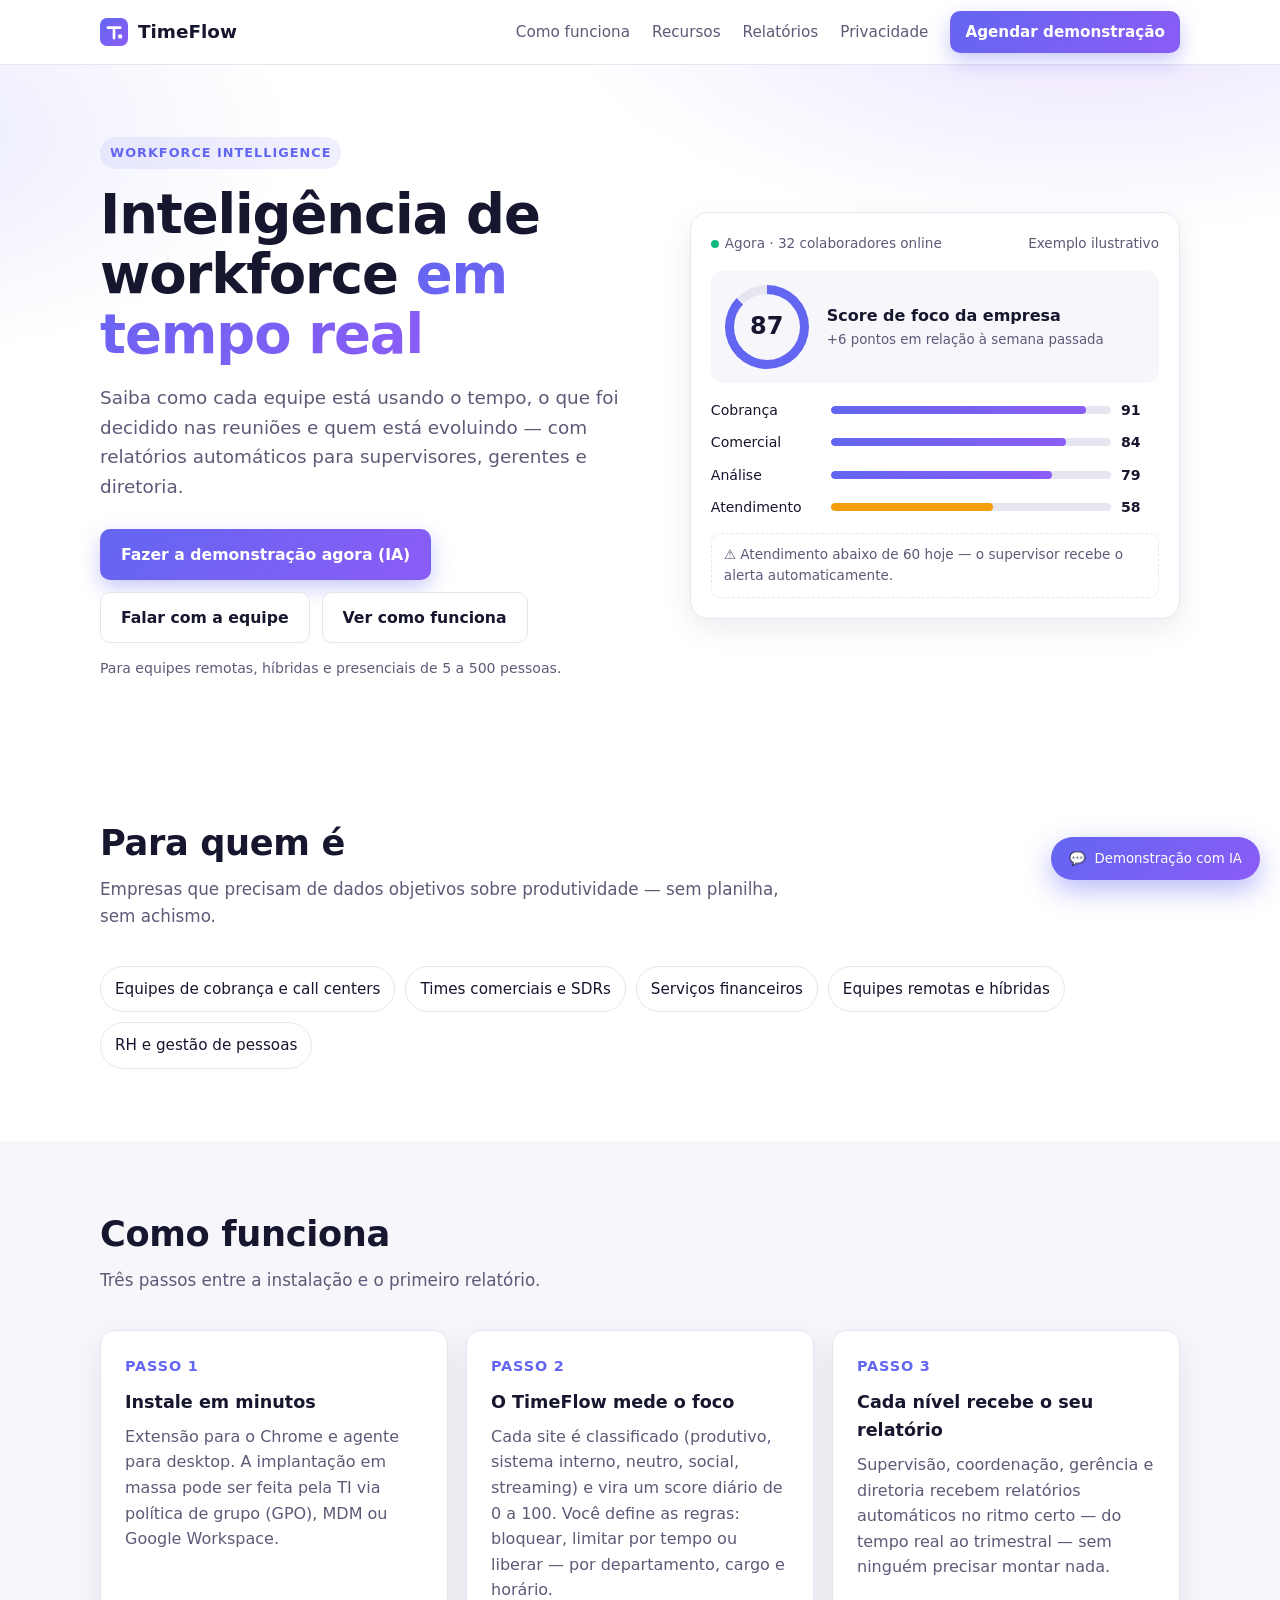
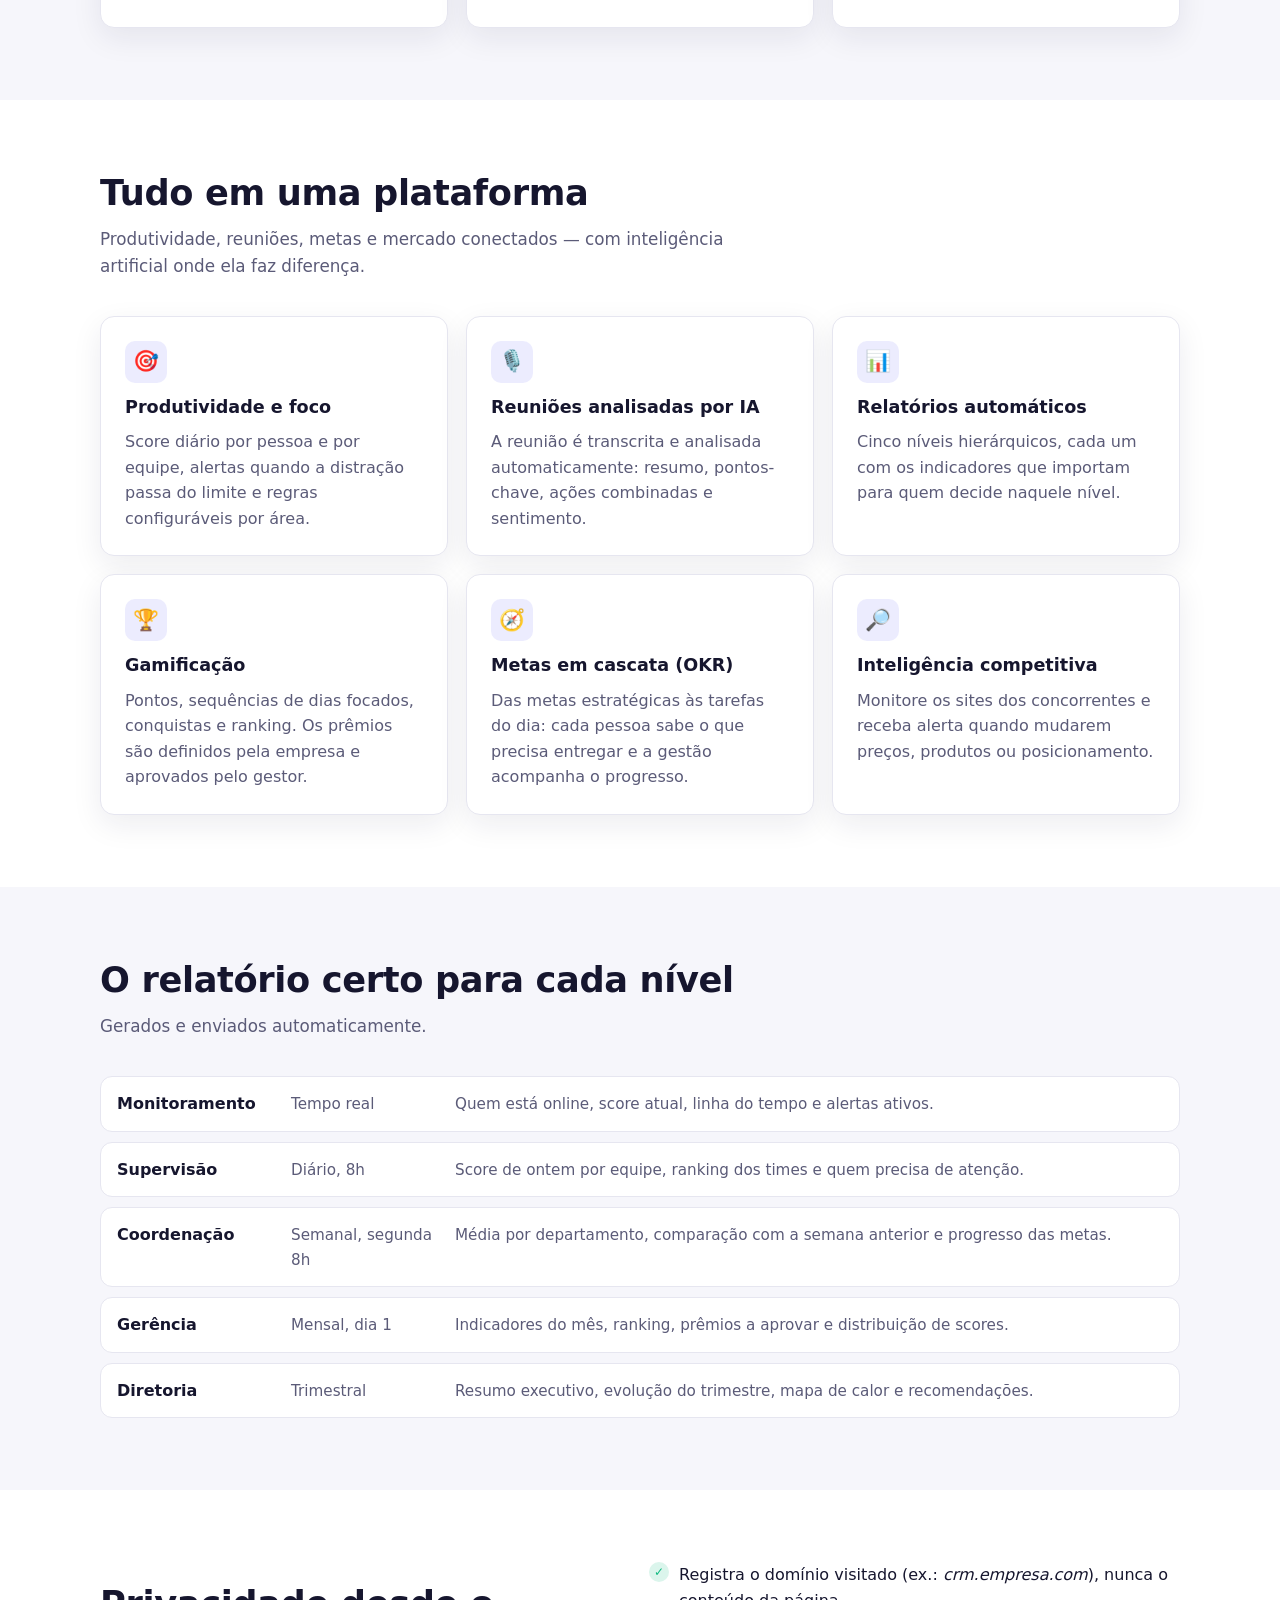
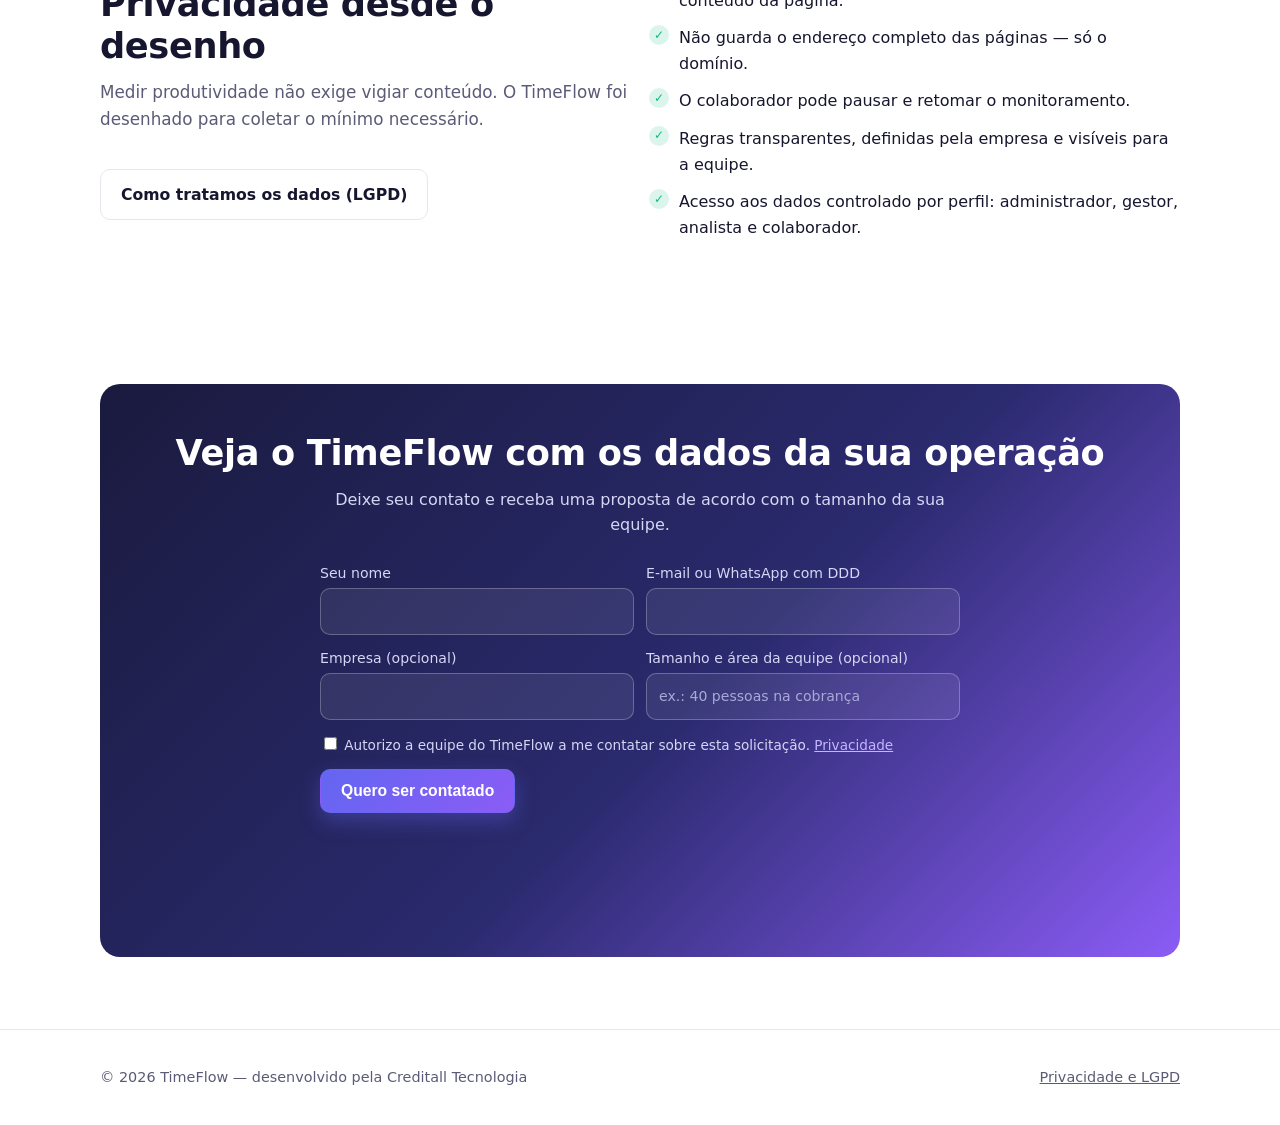
<file: index.html>
<!doctype html>
<html lang="pt-BR">
<head>
  <meta charset="utf-8">
  <meta name="viewport" content="width=device-width, initial-scale=1">
  <title>TimeFlow — Inteligência de workforce em tempo real</title>
  <meta name="description" content="TimeFlow mede o foco das equipes, analisa reuniões com IA e entrega relatórios automáticos para cada nível da empresa, com privacidade desde o desenho.">
  <meta property="og:title" content="TimeFlow — Inteligência de workforce em tempo real">
  <meta property="og:description" content="Foco das equipes, reuniões analisadas por IA e relatórios automáticos por nível hierárquico.">
  <meta property="og:type" content="website">
  <meta property="og:url" content="https://devgomeslipe07.github.io/timeflow-site/">
  <meta property="og:image" content="https://devgomeslipe07.github.io/timeflow-site/assets/og.png">
  <meta property="og:image:width" content="1200">
  <meta property="og:image:height" content="630">
  <meta property="og:locale" content="pt_BR">
  <meta name="twitter:card" content="summary_large_image">
  <link rel="canonical" href="https://devgomeslipe07.github.io/timeflow-site/">
  <link rel="icon" href="assets/favicon.svg" type="image/svg+xml">
  <link rel="stylesheet" href="assets/style.css?v=6">
</head>
<body>

<header class="nav">
  <div class="wrap">
    <a class="logo" href="#"><img src="assets/favicon.svg" alt="">TimeFlow</a>
    <nav class="nav-links">
      <a href="#como-funciona">Como funciona</a>
      <a href="#recursos">Recursos</a>
      <a href="#relatorios">Relatórios</a>
      <a href="lgpd.html">Privacidade</a>
      <a class="btn btn-primary btn-small" data-cta href="#contato">Agendar demonstração</a>
    </nav>
  </div>
</header>

<main>
  <section class="hero">
    <div class="wrap">
      <div>
        <span class="eyebrow">Workforce intelligence</span>
        <h1>Inteligência de workforce <span>em tempo real</span></h1>
        <p class="lead">Saiba como cada equipe está usando o tempo, o que foi decidido nas reuniões e quem está evoluindo —
          com relatórios automáticos para supervisores, gerentes e diretoria.</p>
        <div class="hero-cta">
          <a class="btn btn-primary" data-demo-ia href="#" hidden>Fazer a demonstração agora (IA)</a>
          <a class="btn btn-ghost" data-cta href="#contato">Falar com a equipe</a>
          <a class="btn btn-ghost" href="#como-funciona">Ver como funciona</a>
        </div>
        <p class="hero-note">Para equipes remotas, híbridas e presenciais de 5 a 500 pessoas.</p>
      </div>

      <div class="mock" aria-label="Exemplo ilustrativo do painel do TimeFlow">
        <div class="mock-head"><span><i class="dot"></i>Agora · 32 colaboradores online</span><span>Exemplo ilustrativo</span></div>
        <div class="score">
          <div class="ring" style="--v:87"><b>87</b></div>
          <div><strong>Score de foco da empresa</strong><small>+6 pontos em relação à semana passada</small></div>
        </div>
        <div class="teams">
          <div class="team"><span>Cobrança</span><div class="bar"><i style="width:91%"></i></div><b>91</b></div>
          <div class="team"><span>Comercial</span><div class="bar"><i style="width:84%"></i></div><b>84</b></div>
          <div class="team"><span>Análise</span><div class="bar"><i style="width:79%"></i></div><b>79</b></div>
          <div class="team"><span>Atendimento</span><div class="bar"><i class="warn" style="width:58%"></i></div><b>58</b></div>
        </div>
        <div class="alert">⚠ Atendimento abaixo de 60 hoje — o supervisor recebe o alerta automaticamente.</div>
      </div>
    </div>
  </section>

  <section>
    <div class="wrap">
      <h2>Para quem é</h2>
      <p class="section-lead">Empresas que precisam de dados objetivos sobre produtividade — sem planilha, sem achismo.</p>
      <div class="pills">
        <span class="pill">Equipes de cobrança e call centers</span>
        <span class="pill">Times comerciais e SDRs</span>
        <span class="pill">Serviços financeiros</span>
        <span class="pill">Equipes remotas e híbridas</span>
        <span class="pill">RH e gestão de pessoas</span>
      </div>
    </div>
  </section>

  <section class="soft" id="como-funciona">
    <div class="wrap">
      <h2>Como funciona</h2>
      <p class="section-lead">Três passos entre a instalação e o primeiro relatório.</p>
      <div class="grid grid-3">
        <div class="card">
          <div class="step-n">PASSO 1</div>
          <h3>Instale em minutos</h3>
          <p>Extensão para o Chrome e agente para desktop. A implantação em massa pode ser feita pela TI via política de
            grupo (GPO), MDM ou Google Workspace.</p>
        </div>
        <div class="card">
          <div class="step-n">PASSO 2</div>
          <h3>O TimeFlow mede o foco</h3>
          <p>Cada site é classificado (produtivo, sistema interno, neutro, social, streaming) e vira um score diário de 0 a 100.
            Você define as regras: bloquear, limitar por tempo ou liberar — por departamento, cargo e horário.</p>
        </div>
        <div class="card">
          <div class="step-n">PASSO 3</div>
          <h3>Cada nível recebe o seu relatório</h3>
          <p>Supervisão, coordenação, gerência e diretoria recebem relatórios automáticos no ritmo certo — do tempo real ao
            trimestral — sem ninguém precisar montar nada.</p>
        </div>
      </div>
    </div>
  </section>

  <section id="recursos">
    <div class="wrap">
      <h2>Tudo em uma plataforma</h2>
      <p class="section-lead">Produtividade, reuniões, metas e mercado conectados — com inteligência artificial onde ela faz diferença.</p>
      <div class="grid grid-3">
        <div class="card">
          <div class="icon">🎯</div>
          <h3>Produtividade e foco</h3>
          <p>Score diário por pessoa e por equipe, alertas quando a distração passa do limite e regras configuráveis por área.</p>
        </div>
        <div class="card">
          <div class="icon">🎙️</div>
          <h3>Reuniões analisadas por IA</h3>
          <p>A reunião é transcrita e analisada automaticamente: resumo, pontos-chave, ações combinadas e sentimento.</p>
        </div>
        <div class="card">
          <div class="icon">📊</div>
          <h3>Relatórios automáticos</h3>
          <p>Cinco níveis hierárquicos, cada um com os indicadores que importam para quem decide naquele nível.</p>
        </div>
        <div class="card">
          <div class="icon">🏆</div>
          <h3>Gamificação</h3>
          <p>Pontos, sequências de dias focados, conquistas e ranking. Os prêmios são definidos pela empresa e aprovados pelo gestor.</p>
        </div>
        <div class="card">
          <div class="icon">🧭</div>
          <h3>Metas em cascata (OKR)</h3>
          <p>Das metas estratégicas às tarefas do dia: cada pessoa sabe o que precisa entregar e a gestão acompanha o progresso.</p>
        </div>
        <div class="card">
          <div class="icon">🔎</div>
          <h3>Inteligência competitiva</h3>
          <p>Monitore os sites dos concorrentes e receba alerta quando mudarem preços, produtos ou posicionamento.</p>
        </div>
      </div>
    </div>
  </section>

  <section class="soft" id="relatorios">
    <div class="wrap">
      <h2>O relatório certo para cada nível</h2>
      <p class="section-lead">Gerados e enviados automaticamente.</p>
      <div class="levels">
        <div class="level"><b>Monitoramento</b><span>Tempo real</span><span>Quem está online, score atual, linha do tempo e alertas ativos.</span></div>
        <div class="level"><b>Supervisão</b><span>Diário, 8h</span><span>Score de ontem por equipe, ranking dos times e quem precisa de atenção.</span></div>
        <div class="level"><b>Coordenação</b><span>Semanal, segunda 8h</span><span>Média por departamento, comparação com a semana anterior e progresso das metas.</span></div>
        <div class="level"><b>Gerência</b><span>Mensal, dia 1</span><span>Indicadores do mês, ranking, prêmios a aprovar e distribuição de scores.</span></div>
        <div class="level"><b>Diretoria</b><span>Trimestral</span><span>Resumo executivo, evolução do trimestre, mapa de calor e recomendações.</span></div>
      </div>
    </div>
  </section>

  <section id="privacidade">
    <div class="wrap grid grid-2" style="align-items:center">
      <div>
        <h2>Privacidade desde o desenho</h2>
        <p class="section-lead">Medir produtividade não exige vigiar conteúdo. O TimeFlow foi desenhado para coletar o mínimo necessário.</p>
        <a class="btn btn-ghost" href="lgpd.html">Como tratamos os dados (LGPD)</a>
      </div>
      <ul class="check">
        <li>Registra o domínio visitado (ex.: <em>crm.empresa.com</em>), nunca o conteúdo da página.</li>
        <li>Não guarda o endereço completo das páginas — só o domínio.</li>
        <li>O colaborador pode pausar e retomar o monitoramento.</li>
        <li>Regras transparentes, definidas pela empresa e visíveis para a equipe.</li>
        <li>Acesso aos dados controlado por perfil: administrador, gestor, analista e colaborador.</li>
      </ul>
    </div>
  </section>

  <section id="contato">
    <div class="wrap">
      <div class="cta-box">
        <h2>Veja o TimeFlow com os dados da sua operação</h2>
        <p>Deixe seu contato e receba uma proposta de acordo com o tamanho da sua equipe.</p>
        <form class="contato-form" data-form-contato>
          <div class="contato-grid">
            <label>Seu nome<input name="nome" type="text" maxlength="80" required></label>
            <label>E-mail ou WhatsApp com DDD<input name="contato" type="text" maxlength="120" required></label>
            <label>Empresa (opcional)<input name="empresa" type="text" maxlength="120"></label>
            <label>Tamanho e área da equipe (opcional)<input name="mensagem" type="text" maxlength="200"
              placeholder="ex.: 40 pessoas na cobrança"></label>
          </div>
          <input name="site" class="tf-hp" tabindex="-1" autocomplete="off" aria-hidden="true">
          <label class="contato-consent"><input name="consentimento" type="checkbox" required>
            Autorizo a equipe do TimeFlow a me contatar sobre esta solicitação. <a href="lgpd.html">Privacidade</a></label>
          <button class="btn btn-primary" type="submit">Quero ser contatado</button>
          <p class="contato-status" data-form-status role="status" aria-live="polite"></p>
        </form>
        <div class="hero-cta" style="justify-content:center">
          <a class="btn btn-ghost" data-whatsapp href="#" target="_blank" rel="noopener" hidden>Falar no WhatsApp</a>
          <a class="btn btn-ghost" data-gmail href="#" target="_blank" rel="noopener" hidden>Enviar pelo Gmail</a>
          <button class="btn btn-ghost" type="button" data-copy hidden>Copiar e-mail</button>
        </div>
        <p class="toast" data-toast role="status" aria-live="polite"></p>
        <p style="margin-top:18px;font-size:.9rem" data-email-linha hidden>Contato: <span data-email-text></span></p>
      </div>
    </div>
  </section>
</main>

<footer>
  <div class="wrap">
    <span>© <span id="ano"></span> TimeFlow — desenvolvido pela <span data-empresa></span></span>
    <span><a href="lgpd.html">Privacidade e LGPD</a></span>
  </div>
</footer>

<script src="assets/config.js?v=6"></script>
<script src="assets/chat.js?v=6"></script>
</body>
</html>
</file>
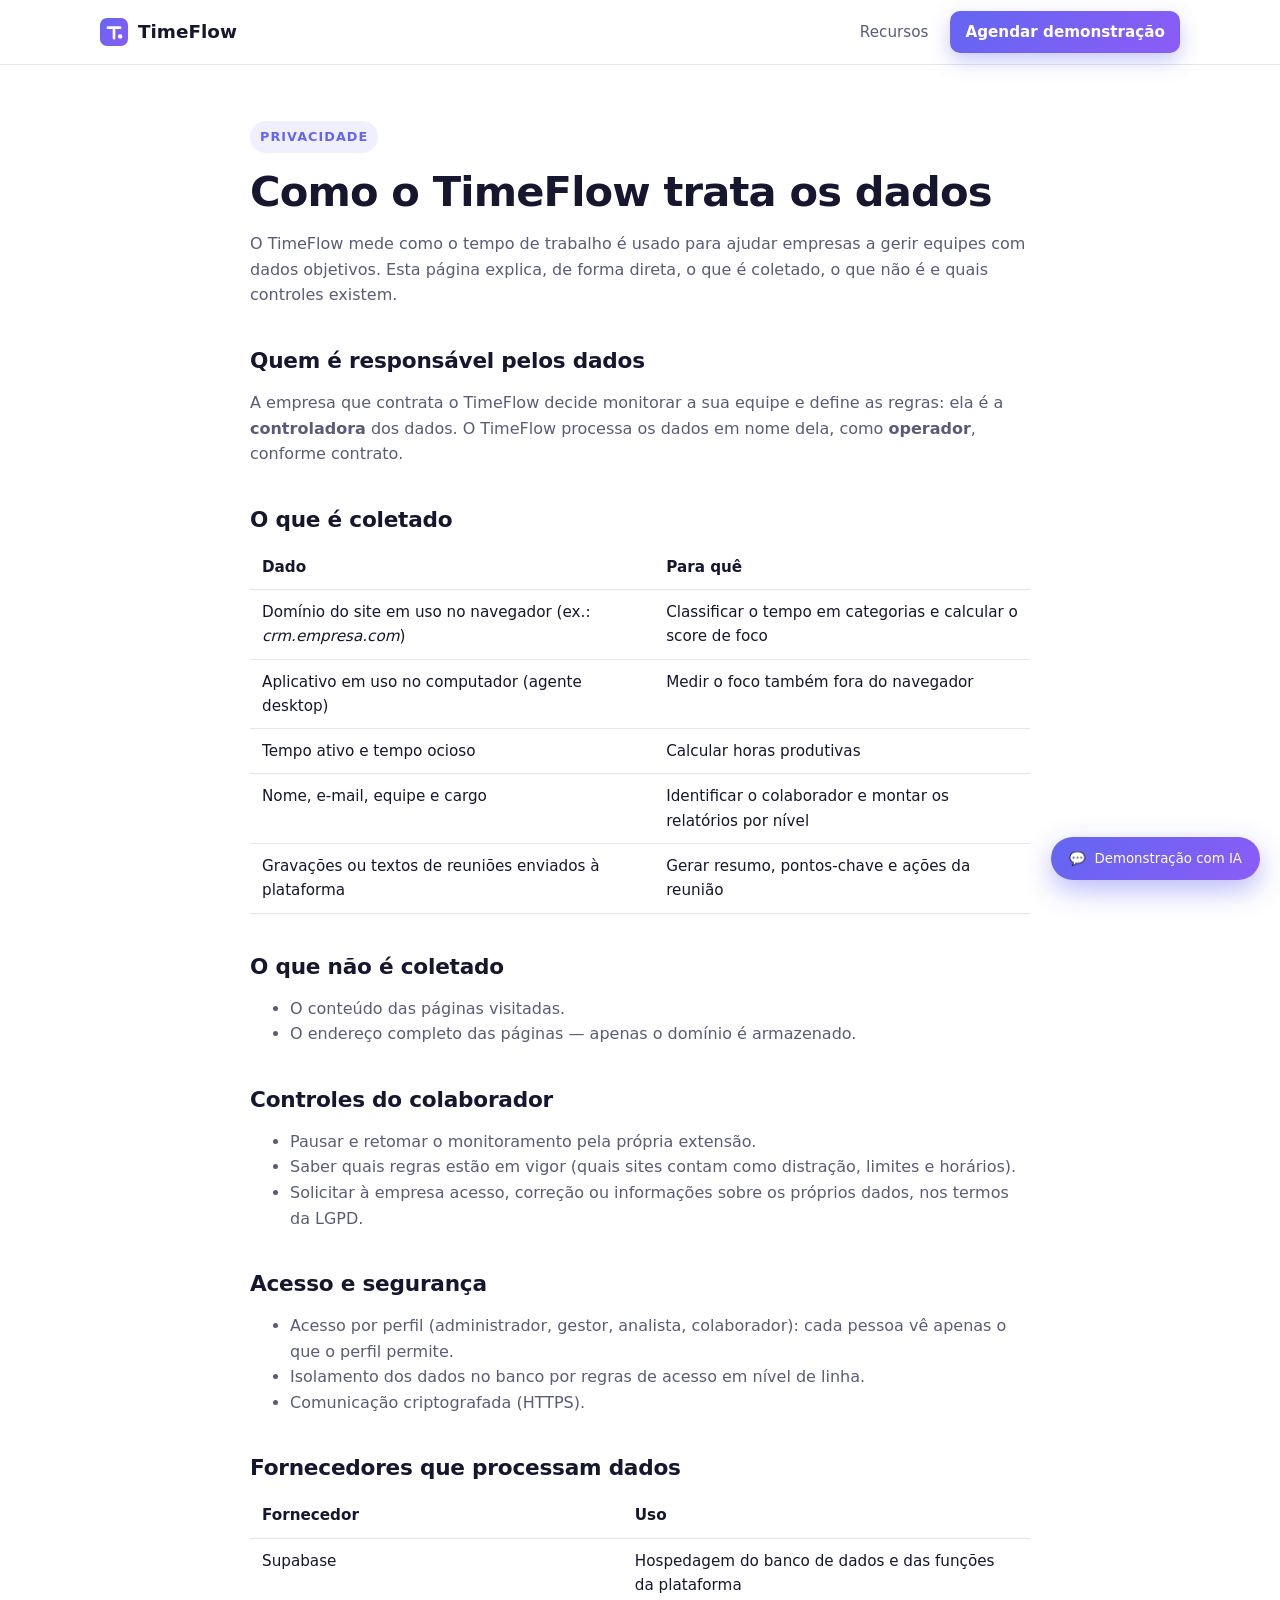
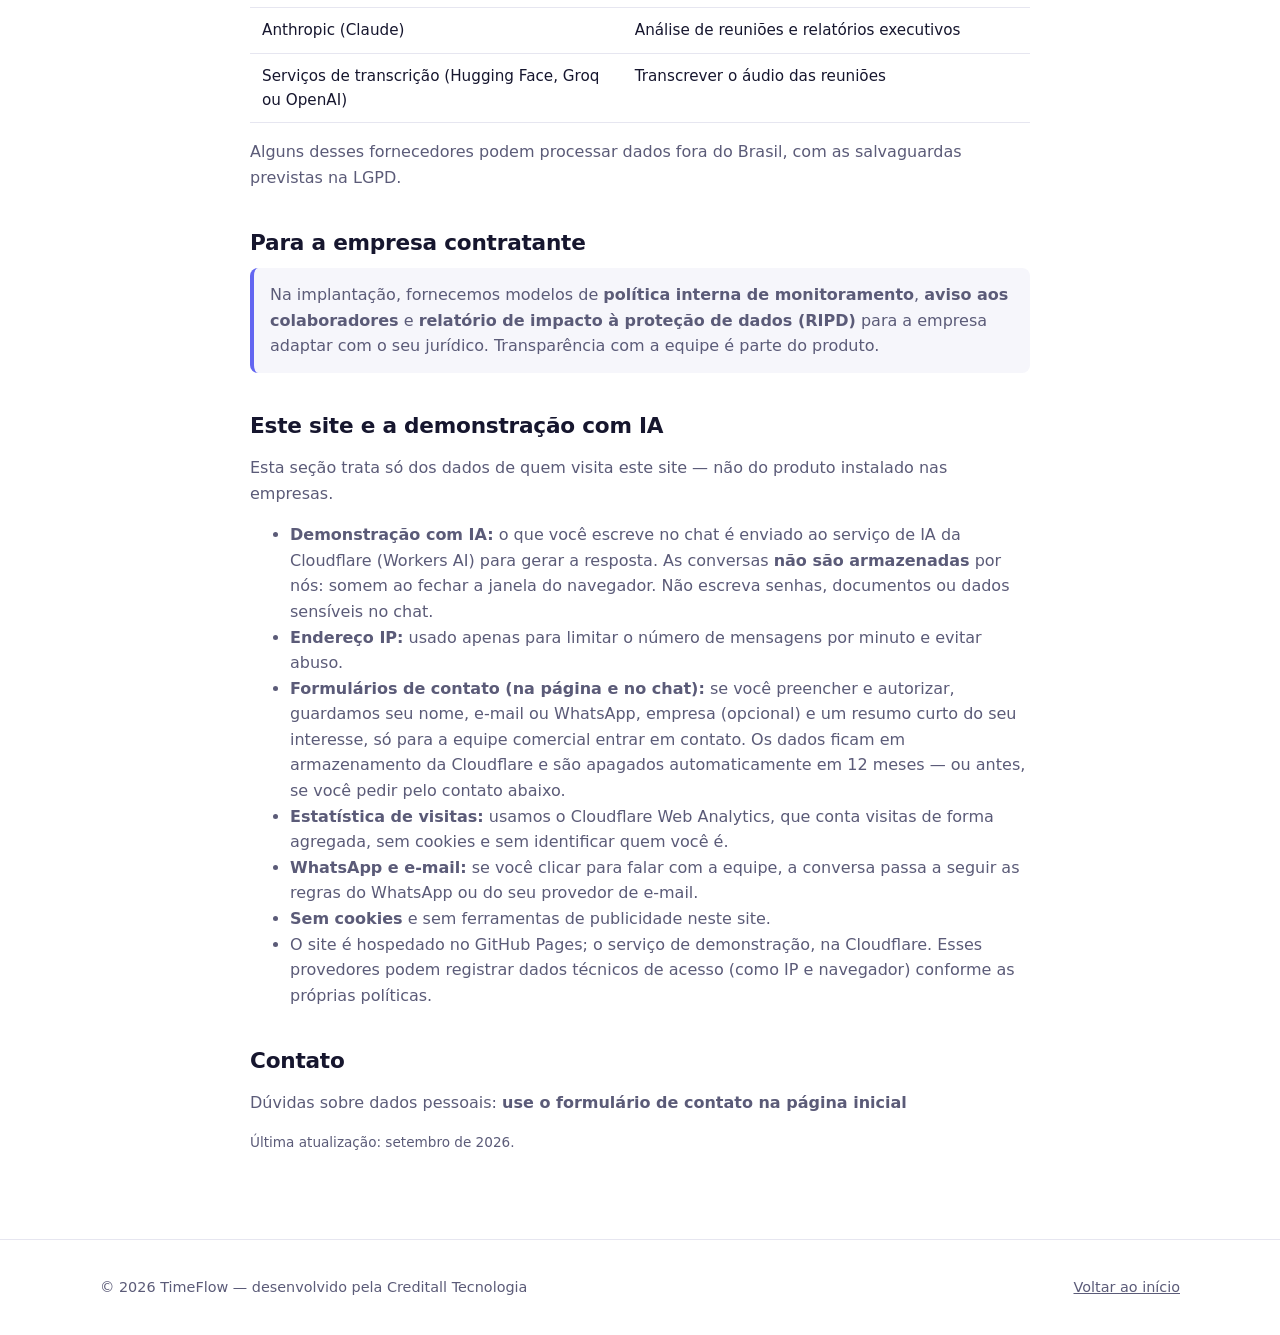
<file: lgpd.html>
<!doctype html>
<html lang="pt-BR">
<head>
  <meta charset="utf-8">
  <meta name="viewport" content="width=device-width, initial-scale=1">
  <title>Privacidade e LGPD — TimeFlow</title>
  <meta name="description" content="Como o TimeFlow trata os dados dos colaboradores: o que coleta, o que não coleta, controles e responsabilidades.">
  <link rel="canonical" href="https://devgomeslipe07.github.io/timeflow-site/lgpd.html">
  <link rel="icon" href="assets/favicon.svg" type="image/svg+xml">
  <link rel="stylesheet" href="assets/style.css?v=6">
</head>
<body>

<header class="nav">
  <div class="wrap">
    <a class="logo" href="index.html"><img src="assets/favicon.svg" alt="">TimeFlow</a>
    <nav class="nav-links">
      <a href="index.html#recursos">Recursos</a>
      <a class="btn btn-primary btn-small" data-cta href="index.html#contato">Agendar demonstração</a>
    </nav>
  </div>
</header>

<main class="doc">
  <span class="eyebrow">Privacidade</span>
  <h1>Como o TimeFlow trata os dados</h1>
  <p>O TimeFlow mede como o tempo de trabalho é usado para ajudar empresas a gerir equipes com dados objetivos.
    Esta página explica, de forma direta, o que é coletado, o que não é e quais controles existem.</p>

  <h2>Quem é responsável pelos dados</h2>
  <p>A empresa que contrata o TimeFlow decide monitorar a sua equipe e define as regras: ela é a
    <strong>controladora</strong> dos dados. O TimeFlow processa os dados em nome dela, como <strong>operador</strong>,
    conforme contrato.</p>

  <h2>O que é coletado</h2>
  <table>
    <tr><th>Dado</th><th>Para quê</th></tr>
    <tr><td>Domínio do site em uso no navegador (ex.: <em>crm.empresa.com</em>)</td><td>Classificar o tempo em categorias e calcular o score de foco</td></tr>
    <tr><td>Aplicativo em uso no computador (agente desktop)</td><td>Medir o foco também fora do navegador</td></tr>
    <tr><td>Tempo ativo e tempo ocioso</td><td>Calcular horas produtivas</td></tr>
    <tr><td>Nome, e-mail, equipe e cargo</td><td>Identificar o colaborador e montar os relatórios por nível</td></tr>
    <tr><td>Gravações ou textos de reuniões enviados à plataforma</td><td>Gerar resumo, pontos-chave e ações da reunião</td></tr>
  </table>

  <h2>O que não é coletado</h2>
  <ul>
    <li>O conteúdo das páginas visitadas.</li>
    <li>O endereço completo das páginas — apenas o domínio é armazenado.</li>
  </ul>

  <h2>Controles do colaborador</h2>
  <ul>
    <li>Pausar e retomar o monitoramento pela própria extensão.</li>
    <li>Saber quais regras estão em vigor (quais sites contam como distração, limites e horários).</li>
    <li>Solicitar à empresa acesso, correção ou informações sobre os próprios dados, nos termos da LGPD.</li>
  </ul>

  <h2>Acesso e segurança</h2>
  <ul>
    <li>Acesso por perfil (administrador, gestor, analista, colaborador): cada pessoa vê apenas o que o perfil permite.</li>
    <li>Isolamento dos dados no banco por regras de acesso em nível de linha.</li>
    <li>Comunicação criptografada (HTTPS).</li>
  </ul>

  <h2>Fornecedores que processam dados</h2>
  <table>
    <tr><th>Fornecedor</th><th>Uso</th></tr>
    <tr><td>Supabase</td><td>Hospedagem do banco de dados e das funções da plataforma</td></tr>
    <tr><td>Anthropic (Claude)</td><td>Análise de reuniões e relatórios executivos</td></tr>
    <tr><td>Serviços de transcrição (Hugging Face, Groq ou OpenAI)</td><td>Transcrever o áudio das reuniões</td></tr>
  </table>
  <p>Alguns desses fornecedores podem processar dados fora do Brasil, com as salvaguardas previstas na LGPD.</p>

  <h2>Para a empresa contratante</h2>
  <div class="note">Na implantação, fornecemos modelos de <strong>política interna de monitoramento</strong>,
    <strong>aviso aos colaboradores</strong> e <strong>relatório de impacto à proteção de dados (RIPD)</strong>
    para a empresa adaptar com o seu jurídico. Transparência com a equipe é parte do produto.</div>

  <h2>Este site e a demonstração com IA</h2>
  <p>Esta seção trata só dos dados de quem visita este site — não do produto instalado nas empresas.</p>
  <ul>
    <li><strong>Demonstração com IA:</strong> o que você escreve no chat é enviado ao serviço de IA da Cloudflare
      (Workers AI) para gerar a resposta. As conversas <strong>não são armazenadas</strong> por nós: somem ao fechar a
      janela do navegador. Não escreva senhas, documentos ou dados sensíveis no chat.</li>
    <li><strong>Endereço IP:</strong> usado apenas para limitar o número de mensagens por minuto e evitar abuso.</li>
    <li><strong>Formulários de contato (na página e no chat):</strong> se você preencher e autorizar, guardamos seu nome,
      e-mail ou WhatsApp, empresa (opcional) e um resumo curto do seu interesse, só para a equipe comercial entrar
      em contato. Os dados ficam em armazenamento da Cloudflare e são apagados automaticamente em 12 meses — ou antes, se
      você pedir pelo contato abaixo.</li>
    <li><strong>Estatística de visitas:</strong> usamos o Cloudflare Web Analytics, que conta visitas de forma agregada,
      sem cookies e sem identificar quem você é.</li>
    <li><strong>WhatsApp e e-mail:</strong> se você clicar para falar com a equipe, a conversa passa a seguir as
      regras do WhatsApp ou do seu provedor de e-mail.</li>
    <li><strong>Sem cookies</strong> e sem ferramentas de publicidade neste site.</li>
    <li>O site é hospedado no GitHub Pages; o serviço de demonstração, na Cloudflare. Esses provedores podem
      registrar dados técnicos de acesso (como IP e navegador) conforme as próprias políticas.</li>
  </ul>

  <h2>Contato</h2>
  <p>Dúvidas sobre dados pessoais: <strong data-dpo></strong></p>
  <p style="font-size:.85rem">Última atualização: setembro de 2026.</p>
</main>

<footer>
  <div class="wrap">
    <span>© <span id="ano"></span> TimeFlow — desenvolvido pela <span data-empresa></span></span>
    <span><a href="index.html">Voltar ao início</a></span>
  </div>
</footer>

<script src="assets/config.js?v=6"></script>
<script src="assets/chat.js?v=6"></script>
</body>
</html>
</file>
<file: assets/style.css>
:root {
  --indigo: #6366f1;
  --violet: #8b5cf6;
  --navy: #1a1a3e;
  --bg: #ffffff;
  --bg-soft: #f6f6fb;
  --card: #ffffff;
  --text: #16162e;
  --muted: #5b5b78;
  --line: #e6e6f0;
  --ok: #10b981;
  --warn: #f59e0b;
  --bad: #ef4444;
  --radius: 14px;
  --shadow: 0 10px 30px rgba(26, 26, 62, 0.08);
}
@media (prefers-color-scheme: dark) {
  :root {
    --bg: #0f0f24;
    --bg-soft: #16163a;
    --card: #1b1b40;
    --text: #ececf8;
    --muted: #a9a9c8;
    --line: #2b2b58;
    --shadow: 0 10px 30px rgba(0, 0, 0, 0.35);
  }
}
* { box-sizing: border-box; }
[hidden] { display: none !important; }
.toast { min-height: 1.5em; margin: 14px 0 0; font-size: .95rem; color: #fff; opacity: 0; transition: opacity .2s ease; }
.toast.show { opacity: 1; }
html { scroll-behavior: smooth; }
body {
  margin: 0;
  font-family: "Inter", system-ui, -apple-system, "Segoe UI", Roboto, sans-serif;
  background: var(--bg);
  color: var(--text);
  line-height: 1.6;
  -webkit-font-smoothing: antialiased;
}
a { color: var(--indigo); }
.wrap { max-width: 1120px; margin: 0 auto; padding: 0 20px; }

/* nav */
.nav { position: sticky; top: 0; z-index: 10; background: color-mix(in srgb, var(--bg) 88%, transparent);
  backdrop-filter: blur(10px); border-bottom: 1px solid var(--line); }
.nav .wrap { display: flex; align-items: center; justify-content: space-between; height: 64px; gap: 16px; }
.logo { display: flex; align-items: center; gap: 10px; font-weight: 800; font-size: 1.15rem; color: var(--text); text-decoration: none; }
.logo img { width: 28px; height: 28px; }
.nav-links { display: flex; gap: 22px; align-items: center; }
.nav-links a { color: var(--muted); text-decoration: none; font-size: .95rem; }
.nav-links a:hover { color: var(--text); }
@media (max-width: 760px) { .nav-links a:not(.btn) { display: none; } }

/* buttons */
.btn { display: inline-flex; align-items: center; justify-content: center; gap: 8px; padding: 12px 20px;
  border-radius: 10px; font-weight: 600; text-decoration: none; border: 1px solid transparent; cursor: pointer;
  transition: transform .15s ease, box-shadow .15s ease; font-size: .98rem; }
.btn:hover { transform: translateY(-1px); }
.btn-primary { background: linear-gradient(135deg, var(--indigo), var(--violet)); color: #fff !important;
  box-shadow: 0 8px 20px rgba(99, 102, 241, .35); }
.btn-ghost { border-color: var(--line); color: var(--text) !important; background: var(--card); }
.btn-small { padding: 8px 14px; font-size: .9rem; }

/* hero */
.hero { padding: 72px 0 56px; background:
  radial-gradient(900px 400px at 85% -10%, rgba(139, 92, 246, .18), transparent 60%),
  radial-gradient(700px 380px at -10% 10%, rgba(99, 102, 241, .14), transparent 60%); }
.hero .wrap { display: grid; grid-template-columns: 1.05fr .95fr; gap: 48px; align-items: center; }
@media (max-width: 900px) { .hero .wrap { grid-template-columns: 1fr; } }
.eyebrow { display: inline-block; font-size: .8rem; font-weight: 700; letter-spacing: .08em; text-transform: uppercase;
  color: var(--indigo); background: rgba(99, 102, 241, .1); padding: 6px 10px; border-radius: 999px; }
h1 { font-size: clamp(2.1rem, 4.6vw, 3.4rem); line-height: 1.1; margin: 16px 0; letter-spacing: -.02em; }
h1 span { background: linear-gradient(135deg, var(--indigo), var(--violet)); -webkit-background-clip: text; background-clip: text; color: transparent; }
.lead { font-size: 1.15rem; color: var(--muted); max-width: 560px; }
.hero-cta { display: flex; gap: 12px; flex-wrap: wrap; margin-top: 28px; }
.hero-note { margin-top: 14px; font-size: .88rem; color: var(--muted); }

/* dashboard mock */
.mock { background: var(--card); border: 1px solid var(--line); border-radius: 18px; box-shadow: var(--shadow); padding: 20px; }
.mock-head { display: flex; justify-content: space-between; align-items: center; margin-bottom: 16px; font-size: .85rem; color: var(--muted); }
.dot { width: 8px; height: 8px; border-radius: 50%; background: var(--ok); display: inline-block; margin-right: 6px; }
.score { display: flex; align-items: center; gap: 18px; padding: 14px; border-radius: 12px; background: var(--bg-soft); }
.ring { --v: 87; width: 84px; height: 84px; border-radius: 50%; display: grid; place-items: center; font-weight: 800; font-size: 1.5rem;
  background: conic-gradient(var(--indigo) calc(var(--v) * 1%), var(--line) 0); position: relative; }
.ring::after { content: ""; position: absolute; inset: 9px; border-radius: 50%; background: var(--bg-soft); }
.ring b { position: relative; z-index: 1; }
.score small { display: block; color: var(--muted); }
.teams { margin-top: 16px; display: grid; gap: 10px; }
.team { display: grid; grid-template-columns: 110px 1fr 38px; align-items: center; gap: 10px; font-size: .88rem; }
.bar { height: 8px; border-radius: 99px; background: var(--line); overflow: hidden; }
.bar i { display: block; height: 100%; border-radius: 99px; background: linear-gradient(90deg, var(--indigo), var(--violet)); }
.bar i.warn { background: var(--warn); }
.alert { margin-top: 14px; font-size: .85rem; padding: 10px 12px; border-radius: 10px; border: 1px dashed var(--line); color: var(--muted); }

/* sections */
section { padding: 72px 0; }
section.soft { background: var(--bg-soft); }
h2 { font-size: clamp(1.6rem, 3vw, 2.2rem); line-height: 1.2; margin: 0 0 12px; letter-spacing: -.01em; }
.section-lead { color: var(--muted); max-width: 680px; margin: 0 0 36px; font-size: 1.05rem; }
.grid { display: grid; gap: 18px; }
.grid-3 { grid-template-columns: repeat(3, 1fr); }
.grid-2 { grid-template-columns: repeat(2, 1fr); }
@media (max-width: 900px) { .grid-3, .grid-2 { grid-template-columns: 1fr; } }
.card { background: var(--card); border: 1px solid var(--line); border-radius: var(--radius); padding: 24px; box-shadow: var(--shadow); }
.card h3 { margin: 10px 0 8px; font-size: 1.1rem; }
.card p { margin: 0; color: var(--muted); }
.card ul { margin: 12px 0 0; padding-left: 18px; color: var(--muted); }
.icon { width: 42px; height: 42px; border-radius: 10px; display: grid; place-items: center; font-size: 1.3rem;
  background: rgba(99, 102, 241, .12); }
.step-n { font-weight: 800; color: var(--indigo); font-size: .9rem; letter-spacing: .06em; }
.pills { display: flex; flex-wrap: wrap; gap: 10px; }
.pill { border: 1px solid var(--line); background: var(--card); padding: 10px 14px; border-radius: 999px; font-size: .95rem; }
.levels { display: grid; gap: 10px; }
.level { display: grid; grid-template-columns: 160px 150px 1fr; gap: 14px; padding: 14px 16px; border-radius: 12px;
  background: var(--card); border: 1px solid var(--line); align-items: baseline; }
.level b { color: var(--text); }
.level span { color: var(--muted); font-size: .95rem; }
@media (max-width: 760px) { .level { grid-template-columns: 1fr; gap: 2px; } }
.check { list-style: none; padding: 0; margin: 0; display: grid; gap: 12px; }
.check li { padding-left: 30px; position: relative; }
.check li::before { content: "✓"; position: absolute; left: 0; top: 0; width: 20px; height: 20px; border-radius: 50%;
  background: rgba(16, 185, 129, .15); color: var(--ok); display: grid; place-items: center; font-size: .75rem; font-weight: 800; }
.cta-box { text-align: center; padding: 48px 24px; border-radius: 20px; color: #fff;
  background: linear-gradient(135deg, var(--navy), #2a2a6e 55%, var(--violet)); }
.cta-box h2 { color: #fff; }
.cta-box p { color: #d6d6f5; max-width: 620px; margin: 0 auto 24px; }
.cta-box .btn-ghost { background: transparent; border-color: rgba(255, 255, 255, .35); color: #fff !important; }
.contato-form { max-width: 640px; margin: 0 auto 8px; text-align: left; }
.contato-grid { display: grid; grid-template-columns: 1fr 1fr; gap: 12px; }
@media (max-width: 640px) { .contato-grid { grid-template-columns: 1fr; } }
.contato-form label { display: grid; gap: 4px; font-size: .88rem; color: #d6d6f5; }
.contato-form input[type=text] { border: 1px solid rgba(255, 255, 255, .25); border-radius: 10px; padding: 11px 12px;
  font: inherit; color: #fff; background: rgba(255, 255, 255, .08); }
.contato-form input[type=text]::placeholder { color: #a9a9d8; }
.contato-form .contato-consent { display: block; margin: 14px 0; font-size: .85rem; line-height: 1.5; }
.contato-form .contato-consent a { color: #c4b5fd; }
.contato-status { min-height: 1.4em; margin: 10px 0 0; font-size: .92rem; color: #fff; }
footer { padding: 36px 0; border-top: 1px solid var(--line); color: var(--muted); font-size: .9rem; }
footer .wrap { display: flex; justify-content: space-between; gap: 16px; flex-wrap: wrap; }
footer a { color: var(--muted); }

/* demonstração com IA */
.tf-fab { position: fixed; right: 20px; bottom: 20px; z-index: 40; display: inline-flex; align-items: center; gap: 8px;
  padding: 14px 18px; border: 0; border-radius: 999px; cursor: pointer; font: 600 .98rem inherit; font-family: inherit;
  color: #fff; background: linear-gradient(135deg, var(--indigo), var(--violet)); box-shadow: 0 10px 28px rgba(99, 102, 241, .45); }
.tf-chat { position: fixed; right: 20px; bottom: 20px; z-index: 50; width: min(400px, calc(100vw - 32px));
  height: min(620px, calc(100vh - 40px)); display: flex; flex-direction: column; background: var(--card);
  border: 1px solid var(--line); border-radius: 18px; box-shadow: 0 24px 60px rgba(26, 26, 62, .28); overflow: hidden; }
@media (max-width: 520px) { .tf-chat { right: 8px; left: 8px; bottom: 8px; width: auto; height: calc(100vh - 16px); } }
.tf-chat-head { display: flex; justify-content: space-between; align-items: center; padding: 14px 16px; color: #fff;
  background: linear-gradient(135deg, var(--navy), #2a2a6e 60%, var(--violet)); }
.tf-chat-head small { display: block; opacity: .8; font-size: .8rem; }
.tf-close { background: transparent; border: 0; color: #fff; font-size: 1.6rem; line-height: 1; cursor: pointer; }
.tf-aviso { margin: 0; padding: 8px 16px; font-size: .78rem; color: var(--muted); background: var(--bg-soft); border-bottom: 1px solid var(--line); }
.tf-msgs { flex: 1; overflow-y: auto; padding: 16px; display: flex; flex-direction: column; gap: 10px; }
.tf-msg { max-width: 88%; padding: 10px 14px; border-radius: 14px; font-size: .95rem; line-height: 1.5; }
.tf-msg p { margin: 0 0 6px; } .tf-msg p:last-child { margin-bottom: 0; }
.tf-msg ul { margin: 4px 0 6px; padding-left: 18px; }
.tf-ai { align-self: flex-start; background: var(--bg-soft); border: 1px solid var(--line); border-bottom-left-radius: 4px; }
.tf-user { align-self: flex-end; color: #fff; background: linear-gradient(135deg, var(--indigo), var(--violet)); border-bottom-right-radius: 4px; }
.tf-digitando::after { content: "digitando…"; color: var(--muted); font-size: .85rem; }
.tf-contato { display: inline-block; margin-top: 8px; padding: 9px 14px; border-radius: 10px; font-weight: 600;
  text-decoration: none; color: #fff !important; background: #25d366; }
.tf-lead { margin-top: 8px; }
.tf-lead-link { background: none; border: 0; padding: 0; color: var(--indigo); text-decoration: underline; cursor: pointer;
  font: inherit; font-size: .9rem; }
.tf-lead form { display: grid; gap: 8px; margin-top: 8px; }
.tf-lead label { display: grid; gap: 3px; font-size: .82rem; color: var(--muted); }
.tf-lead input[type=text] { border: 1px solid var(--line); border-radius: 8px; padding: 8px 10px; font: inherit;
  font-size: .92rem; background: var(--bg); color: var(--text); }
.tf-lead .tf-consent { display: block; font-size: .8rem; line-height: 1.4; }
.tf-lead form button { justify-self: start; border: 0; border-radius: 8px; padding: 8px 16px; font: inherit; font-weight: 600;
  color: #fff; cursor: pointer; background: linear-gradient(135deg, var(--indigo), var(--violet)); }
.tf-lead form button:disabled { opacity: .6; cursor: wait; }
.tf-lead-status { margin: 0; font-size: .82rem; color: var(--muted); }
.tf-lead-ok { color: var(--ok); font-weight: 600; }
.tf-hp { position: absolute; left: -9999px; width: 1px; height: 1px; opacity: 0; }
.tf-sug { display: flex; flex-wrap: wrap; gap: 8px; padding: 0 16px 10px; }
.tf-sug button { border: 1px solid var(--line); background: var(--card); color: var(--text); border-radius: 999px;
  padding: 7px 12px; font-size: .85rem; cursor: pointer; font-family: inherit; }
.tf-form { display: flex; gap: 8px; padding: 12px; border-top: 1px solid var(--line); }
.tf-form textarea { flex: 1; resize: none; border: 1px solid var(--line); border-radius: 12px; padding: 10px 12px;
  font: inherit; font-size: .95rem; background: var(--bg); color: var(--text); max-height: 120px; }
.tf-form button { width: 44px; border: 0; border-radius: 12px; cursor: pointer; color: #fff; font-size: 1.1rem;
  background: linear-gradient(135deg, var(--indigo), var(--violet)); }
.tf-form button:disabled { opacity: .5; cursor: wait; }

/* página LGPD */
.doc { max-width: 820px; padding: 56px 20px 72px; margin: 0 auto; }
.doc h1 { font-size: clamp(1.9rem, 4vw, 2.6rem); }
.doc h2 { margin-top: 40px; font-size: 1.35rem; }
.doc p, .doc li { color: var(--muted); }
.doc table { width: 100%; border-collapse: collapse; margin: 12px 0; font-size: .95rem; }
.doc th, .doc td { text-align: left; padding: 10px 12px; border-bottom: 1px solid var(--line); vertical-align: top; }
.doc th { color: var(--text); }
.note { border-left: 4px solid var(--indigo); background: var(--bg-soft); padding: 14px 16px; border-radius: 8px; color: var(--muted); }
</file>
